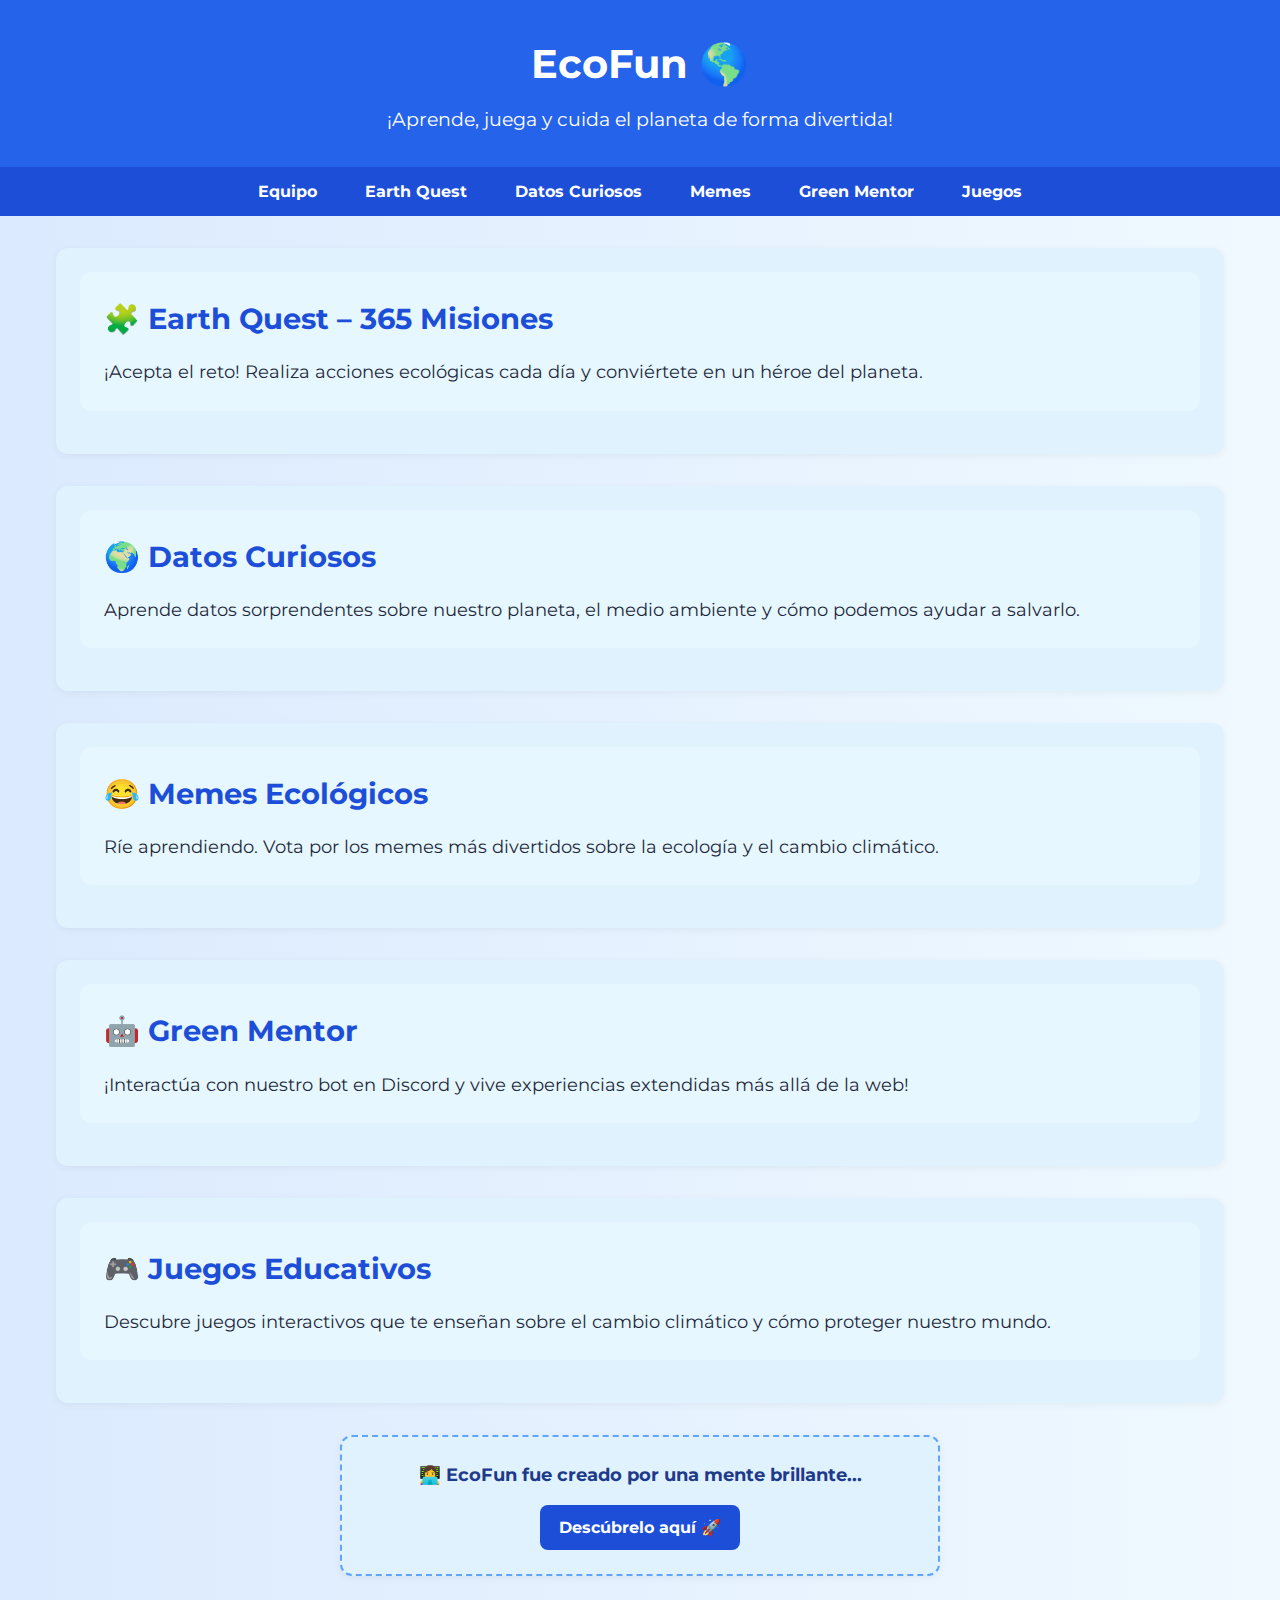
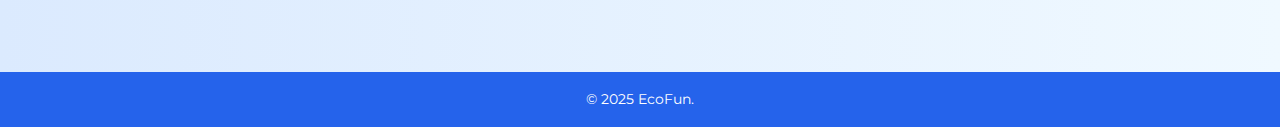
<file: templates/index.html>
<!DOCTYPE html>
<html lang="es">
<head>
    <meta charset="UTF-8">
    <title>EcoFun - Inicio</title>
    <link rel="stylesheet" href="../static/style.css">
</head>
<body>
    <header>
        <h1>EcoFun 🌎</h1>
        <p>¡Aprende, juega y cuida el planeta de forma divertida!</p>
    </header>

    <nav>
        <a href="equipo.html">Equipo</a>
        <a href="misiones.html">Earth Quest</a>
        <a href="datos.html">Datos Curiosos</a>
        <a href="memes.html">Memes</a>
        <a href="discord.html">Green Mentor</a>
        <a href="juegos.html">Juegos</a>
    </nav>

    <main>
        <section class="link-section">
            <a href="misiones.html">
                <h2>🧩 Earth Quest – 365 Misiones</h2>
                <p>¡Acepta el reto! Realiza acciones ecológicas cada día y conviértete en un héroe del planeta.</p>
            </a>
        </section>

        <section class="link-section">
            <a href="datos.html">
                <h2>🌍 Datos Curiosos</h2>
                <p>Aprende datos sorprendentes sobre nuestro planeta, el medio ambiente y cómo podemos ayudar a salvarlo.</p>
            </a>
        </section>

        <section class="link-section">
            <a href="memes.html">
                <h2>😂 Memes Ecológicos</h2>
                <p>Ríe aprendiendo. Vota por los memes más divertidos sobre la ecología y el cambio climático.</p>
            </a>
        </section>

        <section class="link-section">
            <a href="discord.html">
                <h2>🤖 Green Mentor</h2>
                <p>¡Interactúa con nuestro bot en Discord y vive experiencias extendidas más allá de la web!</p>
            </a>
        </section>

        <section class="link-section">
            <a href="juegos.html">
                <h2>🎮 Juegos Educativos</h2>
                <p>Descubre juegos interactivos que te enseñan sobre el cambio climático y cómo proteger nuestro mundo.</p>
            </a>
        </section>

        <!-- Sección especial del equipo -->
        <section class="tarjeta-creadora">
            <p><strong>👩‍💻 EcoFun fue creado por una mente brillante...</strong></p>
            <a href="equipo.html" class="boton-misterioso">Descúbrelo aquí 🚀</a>
        </section>
    </main>

    <footer>
        &copy; 2025 EcoFun.
    </footer>
</body>
</html>
</file>
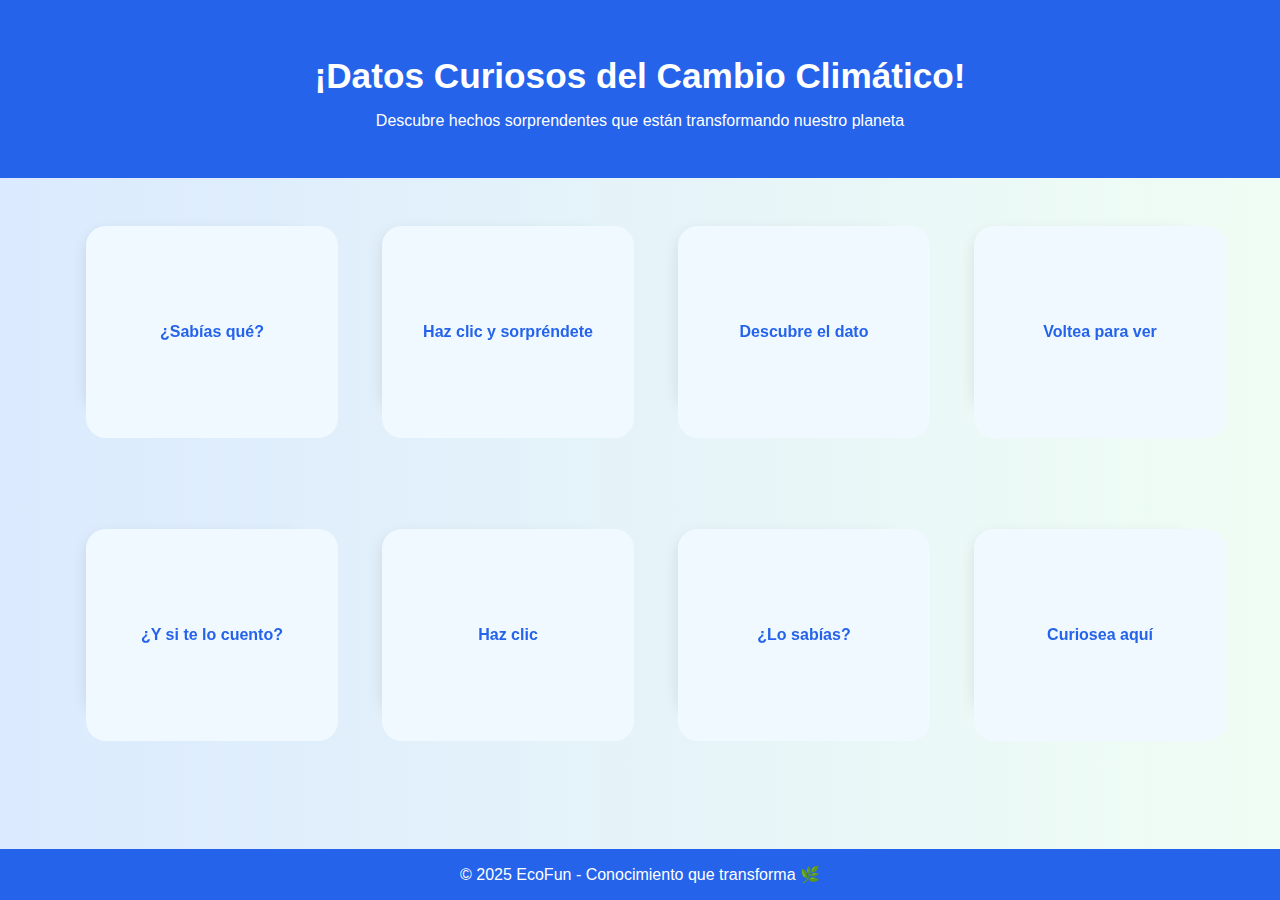
<file: templates/datos.html>
<!DOCTYPE html>
<html lang="es">
<head>
  <meta charset="UTF-8" />
  <title>EcoFun | Datos Curiosos</title>
  <link rel="stylesheet" href="../static/datos.css" />
</head>
<body>
  <div class="page-container">
    <header class="header">
      <h1>¡Datos Curiosos del Cambio Climático!</h1>
      <p>Descubre hechos sorprendentes que están transformando nuestro planeta</p>
    </header>

    <main class="card-grid">
      <div class="card">
        <div class="card-inner color1">
          <div class="card-front">¿Sabías qué?</div>
          <div class="card-back">El planeta se ha calentado más en los últimos 50 años que en cualquier otro momento registrado.</div>
        </div>
      </div>
      <div class="card">
        <div class="card-inner color2">
          <div class="card-front">Haz clic y sorpréndete</div>
          <div class="card-back">El nivel del mar ha subido más de 20 cm desde 1880.</div>
        </div>
      </div>
      <div class="card">
        <div class="card-inner color1">
          <div class="card-front">Descubre el dato</div>
          <div class="card-back">El derretimiento del hielo polar amenaza la vida de muchas especies.</div>
        </div>
      </div>
      <div class="card">
        <div class="card-inner color2">
          <div class="card-front">Voltea para ver</div>
          <div class="card-back">Las tormentas y huracanes son más frecuentes e intensos.</div>
        </div>
      </div>
      <div class="card">
        <div class="card-inner color1">
          <div class="card-front">¿Y si te lo cuento?</div>
          <div class="card-back">El cambio climático está alterando los patrones de cultivo.</div>
        </div>
      </div>
      <div class="card">
        <div class="card-inner color2">
          <div class="card-front">Haz clic</div>
          <div class="card-back">Las olas de calor extremo son cada vez más comunes.</div>
        </div>
      </div>
      <div class="card">
        <div class="card-inner color1">
          <div class="card-front">¿Lo sabías?</div>
          <div class="card-back">El CO₂ en la atmósfera alcanzó su nivel más alto en 2 millones de años.</div>
        </div>
      </div>
      <div class="card">
        <div class="card-inner color2">
          <div class="card-front">Curiosea aquí</div>
          <div class="card-back">Plantar árboles ayuda a absorber el exceso de carbono.</div>
        </div>
      </div>
    </main>

    <footer class="footer">
      © 2025 EcoFun - Conocimiento que transforma 🌿
    </footer>
  </div>
</body>
</html>
</file>
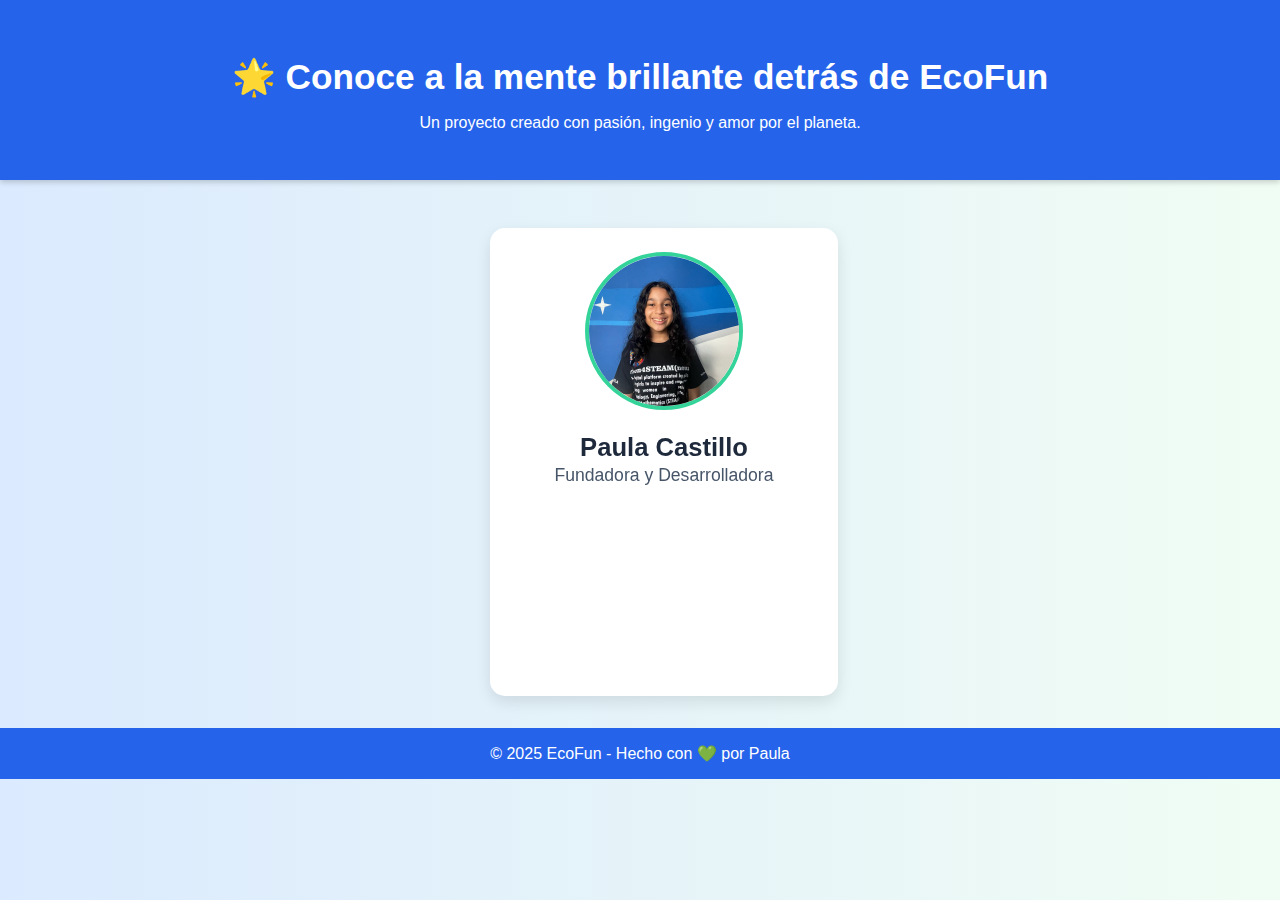
<file: templates/equipo.html>
<!DOCTYPE html>
<html lang="es">
<head>
  <meta charset="UTF-8">
  <title>EcoFun - Conoce al Equipo</title>
  <link rel="stylesheet" href="../static/equipo.css">
</head>
<body>
  <header>
    <h1>🌟 Conoce a la mente brillante detrás de EcoFun</h1>
    <p>Un proyecto creado con pasión, ingenio y amor por el planeta.</p>
  </header>

  <main>
    <div class="tarjeta">
      <div class="cara cara-frontal">
        <img src="../img/Paula.jpeg" alt="Paula - EcoFun" />
        <h2>Paula Castillo</h2>
        <p class="rol">Fundadora y Desarrolladora</p>
      </div>
      <div class="cara cara-trasera">
        <h3>¿Quién soy?</h3>
        <ul>
          <li>✨ 14 años y ya programadora</li>
          <li>🎮 Amante del código y los juegos</li>
          <li>🌱 Apasionada por cuidar el planeta</li>
          <li>💡 Creadora de EcoFun</li>
        </ul>
        <a href="../templates/index.html" class="btn-volver">← Volver al Inicio</a>
      </div>
    </div>
  </main>

  <footer>
    © 2025 EcoFun - Hecho con 💚 por Paula
  </footer>
</body>
</html>
</file>
<file: static/style.css>
/* Importar una fuente moderna */
@import url('https://fonts.googleapis.com/css2?family=Montserrat:wght@400;700&display=swap');

* {
  margin: 0;
  padding: 0;
  box-sizing: border-box;
}

body {
  font-family: 'Montserrat', sans-serif;
  background: linear-gradient(to right, #dbeafe, #f0f9ff);
  color: #1e293b;
  line-height: 1.6;
}

header {
  background-color: #2563eb;
  color: white;
  padding: 2rem 1rem;
  text-align: center;
  box-shadow: 0 2px 6px rgba(0,0,0,0.2);
}

header h1 {
  font-size: 2.5rem;
  margin-bottom: 0.5rem;
}

header p {
  font-size: 1.2rem;
}

nav {
  background-color: #1d4ed8;
  display: flex;
  justify-content: center;
  padding: 0.75rem;
}

nav a {
  color: white;
  text-decoration: none;
  margin: 0 1.5rem;
  font-weight: bold;
  transition: color 0.3s;
}

nav a:hover {
  color: #a5f3fc;
}

main {
  padding: 2rem 1rem;
  max-width: 1200px;
  margin: 0 auto;
}

section {
  background-color: #e0f2fe;
  border-radius: 12px;
  padding: 1.5rem;
  margin-bottom: 2rem;
  box-shadow: 0 2px 8px rgba(0,0,0,0.05);
  transition: transform 0.3s ease;
}

section:hover {
  transform: scale(1.02);
}

section h2 {
  font-size: 1.8rem;
  color: #1d4ed8;
  margin-bottom: 1rem;
}

section p {
  font-size: 1.1rem;
}

footer {
  background-color: #2563eb;
  color: white;
  text-align: center;
  padding: 1rem;
  margin-top: 2rem;
  font-size: 0.9rem;
}

.link-section a {
  color: inherit;
  text-decoration: none;
  display: block;
  padding: 1.5em;
  background-color: #e6f7ff;
  border-radius: 12px;
  margin-bottom: 1.2em;
  transition: transform 0.2s ease, box-shadow 0.3s ease;
}

.link-section a:hover {
  transform: scale(1.02);
  box-shadow: 0 0 10px rgba(0, 0, 0, 0.1);
}
.tarjeta-creadora {
  background: #e0f2fe; /* Azul clarito, igual al resto */
  border: 2px dashed #60a5fa; /* Azul intermedio */
  border-radius: 12px;
  padding: 1.5rem;
  margin: 2rem auto;
  max-width: 600px;
  text-align: center;
  font-family: 'Montserrat', sans-serif;
  color: #1e3a8a; /* Azul oscuro para el texto */
  box-shadow: 0 2px 8px rgba(0, 0, 0, 0.05);
  transition: transform 0.3s ease;
}

.tarjeta-creadora:hover {
  transform: scale(1.02);
}

.boton-misterioso {
  display: inline-block;
  margin-top: 1rem;
  padding: 0.6rem 1.2rem;
  background-color: #1d4ed8;
  color: white;
  border-radius: 8px;
  text-decoration: none;
  font-weight: bold;
  transition: background-color 0.3s ease;
}

.boton-misterioso:hover {
  background-color: #1e40af;
  cursor: pointer;
}
</file>
<file: static/datos.css>
body {
  font-family: 'Montserrat', sans-serif;
  margin: 0;
  background: linear-gradient(to right, #dbeafe, #f0fdf4);
  color: #1e293b;
}

.page-container {
  display: flex;
  flex-direction: column;
  min-height: 100vh;
}

.header {
  text-align: center;
  padding: 2rem;
  background-color: #2563eb;
  color: white;
}

.header h1 {
  font-size: 2.2rem;
  margin-bottom: 0.5rem;
}

.card-grid {
  display: grid;
  grid-template-columns: repeat(4, 1fr);
  gap: 2rem;
  padding: 3rem 4rem;
  justify-items: center;
  flex-grow: 1;
}

.card {
  width: 220px;
  height: 180px;
  perspective: 1000px;
}

.card-inner {
  position: relative;
  width: 100%;
  height: 100%;
  transition: transform 0.8s;
  transform-style: preserve-3d;
  border-radius: 20px;
  box-shadow: 0 6px 15px rgba(0, 0, 0, 0.1);
}

.card:hover .card-inner {
  transform: rotateY(180deg);
}

.card-front,
.card-back {
  position: absolute;
  width: 100%;
  height: 100%;
  border-radius: 20px;
  backface-visibility: hidden;
  display: flex;
  align-items: center;
  justify-content: center;
  padding: 1rem;
  text-align: center;
  font-size: 1rem;
  font-weight: 500;
}

.card-front {
  background-color: transparent;
}

.card-back {
  transform: rotateY(180deg);
}

.color1 .card-back {
  background-color: #bfdbfe;
}

.color2 .card-back {
  background-color: #bbf7d0;
}

.footer {
  text-align: center;
  padding: 1rem;
  background-color: #2563eb;
  color: white;
  margin-top: auto;
}

.card-front {
  font-size: 1rem;
  font-weight: 600;
  color: #2563eb;
  background-color: #f0f9ff;
}
</file>
<file: static/equipo.css>
body {
    font-family: 'Montserrat', sans-serif;
    background: linear-gradient(to right, #dbeafe, #f0fdf4);
    color: #1e293b;
    margin: 0;
    padding: 0;
  }
  
  header {
    background-color: #2563eb;
    color: white;
    padding: 2rem;
    text-align: center;
    box-shadow: 0 2px 6px rgba(0,0,0,0.2);
  }
  
  header h1 {
    font-size: 2.2rem;
    margin-bottom: 0.5rem;
  }
  
  main {
    display: flex;
    justify-content: center;
    align-items: center;
    padding: 3rem 1rem;
  }
  
  .tarjeta {
    width: 300px;
    height: 420px;
    perspective: 1000px;
    position: relative;
  }
  
  .cara {
    width: 100%;
    height: 100%;
    border-radius: 15px;
    background-color: white;
    box-shadow: 0 6px 15px rgba(0,0,0,0.1);
    padding: 1.5rem;
    backface-visibility: hidden;
    position: absolute;
    transition: transform 0.6s;
  }
  
  .cara-frontal {
    transform: rotateY(0deg);
    text-align: center;
  }
  
  .cara-frontal img {
    width: 150px;
    height: 150px;
    border-radius: 50%;
    object-fit: cover;
    margin-bottom: 1rem;
    border: 4px solid #34d399;
  }
  
  .cara-frontal h2 {
    font-size: 1.6rem;
    margin: 0.2rem 0;
  }
  
  .rol {
    font-size: 1.1rem;
    color: #475569;
    margin: 0;
  }
  
  .cara-trasera {
    transform: rotateY(180deg);
    background-color: #e0f2fe;
  }
  
  .tarjeta:hover .cara-frontal {
    transform: rotateY(-180deg);
  }
  
  .tarjeta:hover .cara-trasera {
    transform: rotateY(0deg);
  }
  
  ul {
    padding-left: 1.2rem;
    font-size: 1rem;
  }
  
  .btn-volver {
    display: inline-block;
    margin-top: 1rem;
    padding: 0.6rem 1.2rem;
    background-color: #2563eb;
    color: white;
    border-radius: 8px;
    text-decoration: none;
    font-weight: bold;
    transition: background-color 0.3s ease;
  }
  
  .btn-volver:hover {
    background-color: #1e40af;
  }
  
  footer {
    text-align: center;
    padding: 1rem;
    background-color: #2563eb;
    color: white;
    margin-top: 2rem;
  }
</file>
